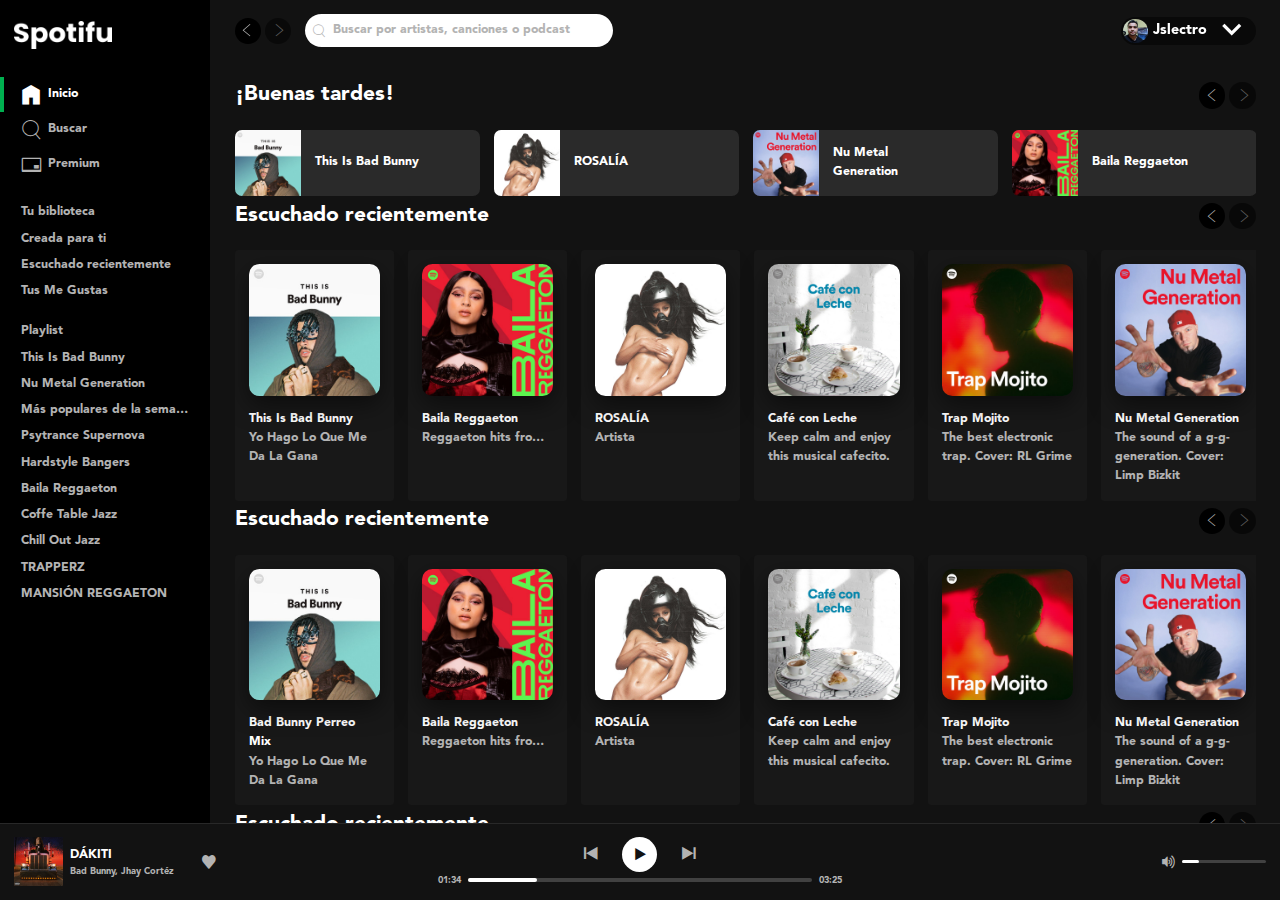
<file: index.html>
<!DOCTYPE html>
<html lang="es">

<head>
    <meta charset="UTF-8">
    <meta http-equiv="X-UA-Compatible" content="IE=edge">
    <meta name="viewport" content="width=device-width, initial-scale=1.0">
    <link rel="stylesheet" href="./css/style.css">
    <meta property="og:title" content="Spotifu" />
    <meta property="og:type" content="website" />
    <meta property="og:url" content="https://jslectro93.github.io/spotifu/" />
    <meta property="og:image" og:image:width="520" content="https://jslectro93.github.io/spotifu/images/tumb.png" />
    <meta property="og:description" content="La mejor plataforma de música streaming" />
    <link rel="apple-touch-icon" sizes="180x180" href="./favicon/apple-touch-icon.png">
    <link rel="icon" type="image/png" sizes="32x32" href="./favicon/favicon-32x32.png">
    <link rel="icon" type="image/png" sizes="16x16" href="./favicon/favicon-16x16.png">
    <link rel="manifest" href="./favicon/site.webmanifest">
    <title>Spotifu</title>
</head>

<body class="body">

    <div class="layout">
        <div class="layout-block">
            <div class="layout-sidebar">
                <div class="sidebar">
                    <header class="logo">
                        <a href="/" aria-current="page">
                            <img class="logo-image" src="./images/spotifu-logo.png" width="122px" height="32px"
                                alt="Logo de Spotifu">
                        </a>
                    </header>

                    <nav class="menu" aria-label="principal">
                        <ul class="menu-list">
                            <li class="menuItem is-active">
                                <a class="link" href="/" aria-current="page">
                                    <i class="icon-home" aria-hidden="true">
                                    </i>
                                    <span>Inicio</span>
                                </a>
                            </li>
                            <li class="menuItem">
                                <a class="link" href="/">
                                    <i class="icon-search" aria-hidden="true">
                                    </i>
                                    <span>Buscar</span>
                                </a>
                            </li>
                            <li class="menuItem">
                                <a class="link" href="/">
                                    <i class="icon-creditCard" aria-hidden="true">
                                    </i>
                                    <span>Premium</span>
                                </a>
                            </li>

                        </ul>
                    </nav>

                    <nav class="list" aria-labelledby="library-navigation">
                        <h2 class="list-title" id="library-navigation">Tu biblioteca</h2>
                        <ul class="list-content">
                            <li class="list-item">
                                <a class="link" href="">Creada para ti</a>
                            </li>
                            <li>
                                <a class="link" href="">Escuchado recientemente</a>
                            </li>
                            <li>
                                <a class="link" href="">Tus Me Gustas</a>
                            </li>
                        </ul>
                    </nav>

                    <nav class="list" aria-labelledby="playlist-navigation">
                        <h2 class="list-title" id="playlist-navigation">Playlist</h2>
                        <ul class="list-content">
                            <li class="list-item"> <a class="link" href="./playlist.html">This Is Bad Bunny</a></li>
                            <li class="list-item"> <a class="link" href="#">Nu Metal Generation</a></li>
                            <li class="list-item">
                                <span class="ellipsis">
                                    <a class="link" href="#">Más populares de la semana para ti que eres una pro</a>
                                </span>
                            </li>
                            <li class="list-item"> <a class="link" href="#">Psytrance Supernova</a></li>
                            <li class="list-item"> <a class="link" href="#">Hardstyle Bangers</a></li>
                            <li class="list-item"> <a class="link" href="#">Baila Reggaeton</a></li>
                            <li class="list-item"> <a class="link" href="#">Coffe Table Jazz</a></li>
                            <li class="list-item"> <a class="link" href="#">Chill Out Jazz</a></li>
                            <li class="list-item"> <a class="link" href="#">TRAPPERZ</a></li>
                            <li class="list-item"> <a class="link" href="#">MANSIÓN REGGAETON</a></li>

                        </ul>
                    </nav>
                </div>
            </div>
            <div class="layout-main">
                <div class="page">
                    <div class="sticky">
                        <div class="page-block">
                            <header class="header" aria-label="Barra superior y menú del usuario">
                                <div class="navigation">
                                    <button class="navigation-prev" caria-label="volver" title="Volver"> <i
                                            class="icon-arrowLeft" aria-hidden="true"></i> </button>
                                    <button class="navigation-next" disabled aria-label="Avanzar" title="Avanzar"> 
                                        <i class="icon-arrowRight" aria-hidden="true"></i> </button>
                                </div>

                                <form class="search" action="" role="search"
                                    aria-label="Buscar por artistas, canciones o podcast">
                                    <i class="icon-search" aria-hidden="true">
                                    </i>
                                    <input type="search" placeholder="Buscar por artistas, canciones o podcast">
                                </form>

                                <div class="headerProfile">
                                    <div class="headerProfile-image">
                                        <img src="./images/profile.jpg" width="28" height="28"
                                            alt="Imagen de perfil">
                                    </div>
                                    <div class="headerProfile-details">
                                        <div class="headerProfile-detailsName">
                                            <h3 class="detailsName">Jslectro</h3>
                                        </div>
                                        <div class="headerProfile-button">
                                            <button class="buttonIcon" title="Desplegar">
                                                <i class="icon-arrowDown" aria-hidden="true"></i>
                                            </button>
                                        </div>
                                    </div>
                                </div>
                            </header>
                        </div>
                    </div>
                    <main class="page-block">
                        <section class="playlistList" aria-labelledby="region1">
                            <div class="playlistList-top">
                                <h2 class="playlistList-title" id="region1">¡Buenas tardes!</h2>
                                <div class="navigation">
                                    <button class="navigation-prev" caria-label="volver" title="Volver"> <i
                                            class="icon-arrowLeft" aria-hidden="true"></i> </button>
                                    <button class="navigation-next" disabled aria-label="Avanzar" title="Avanzar"> <i
                                            class="icon-arrowRight" aria-hidden="true"></i> </button>
                                </div>
                            </div>
                            <div class="playlistList-container">
                                <div class="playlistB">
                                    <div class="playlistB-cover">
                                        <img src="./images/badbunny-perreo-mix.jpg" width="76" height="76"
                                            alt="Cover de la playlist Bad Bunny Perreo Mix">
                                    </div>
                                    <div class="playlistB-details">
                                        <h3 class="playlistB-title">This Is Bad Bunny</h3>
                                        <div class="playlistB-control">
                                            <a href="./playlist.html">
                                            <button class="buttonIcon is-primary" title="Reproducir">
                                                    <i class="icon-play" aria-hidden="true"></i>
                                                </button>
                                            </a>
                                        </div>
                                    </div>
                                </div>
                                <div class="playlistB">
                                    <div class="playlistB-cover">
                                        <img src="./images/rosalia.jpg" width="76" height="76" alt="Cover de Rosalía">
                                    </div>
                                    <div class="playlistB-details">
                                        <h3 class="playlistB-title">ROSALÍA</h3>
                                        <div class="playlistB-control">
                                            <button class="buttonIcon is-primary" title="Reproducir">
                                                <i class="icon-play" aria-hidden="true"></i>
                                            </button>
                                        </div>
                                    </div>
                                </div>

                                <div class="playlistB">
                                    <div class="playlistB-cover">
                                        <img src="./images/nu-meta-generation.jpg" width="76" height="76"
                                            alt="Cover del playlist Nu Metal Generation">
                                    </div>
                                    <div class="playlistB-details">
                                        <h3 class="playlistB-title">Nu Metal Generation</h3>
                                        <div class="playlistB-control">
                                            <button class="buttonIcon is-primary" title="Reproducir">
                                                <i class="icon-play" aria-hidden="true"></i>
                                            </button>
                                        </div>
                                    </div>
                                </div>
                                <div class="playlistB">
                                    <div class="playlistB-cover">
                                        <img src="./images/baila-reggaeton.jpg" width="76" height="76"
                                            alt="Cover del playlist Baila Reggaeton">
                                    </div>
                                    <div class="playlistB-details">
                                        <h3 class="playlistB-title">Baila Reggaeton</h3>
                                        <div class="playlistB-control">
                                            <button class="buttonIcon is-primary" title="Reproducir">
                                                <i class="icon-play" aria-hidden="true"></i>
                                            </button>
                                        </div>
                                    </div>
                                </div>
                                <div class="playlistB">
                                    <div class="playlistB-cover">
                                        <img src="./images/coffe-table-jazz.jpg" width="76" height="76"
                                            alt="Cover de la playlist coffe table jazz">
                                    </div>
                                    <div class="playlistB-details">
                                        <h3 class="playlistB-title">Coffe Table Jazz</h3>
                                        <div class="playlistB-control">
                                            <button class="buttonIcon is-primary" title="Reproducir">
                                                <i class="icon-play" aria-hidden="true"></i>
                                            </button>
                                        </div>
                                    </div>
                                </div>
                                <div class="playlistB">
                                    <div class="playlistB-cover">
                                        <img src="./images/chill-out-jazz.jpg" width="76" height="76"
                                            alt="Cover de la playlist Chill Out Jazz">
                                    </div>
                                    <div class="playlistB-details">
                                        <h3 class="playlistB-title">Chill Out Jazz</h3>
                                        <div class="playlistB-control">
                                            <button class="buttonIcon is-primary" title="Reproducir">
                                                <i class="icon-play" aria-hidden="true"></i>
                                            </button>
                                        </div>
                                    </div>
                                </div>
                                <div class="playlistB">
                                    <div class="playlistB-cover">
                                        <img src="./images/viceversa.jpg" width="76" height="76"
                                            alt="Cover del álbum Viceversa">
                                    </div>
                                    <div class="playlistB-details">
                                        <h3 class="playlistB-title">VICE VERSA</h3>
                                        <div class="playlistB-control">
                                            <button class="buttonIcon is-primary"
                                                title="Reproducir el playlist Naturo Openings & Endings">
                                                <i class="icon-play" aria-hidden="true"></i>
                                            </button>
                                        </div>
                                    </div>
                                </div>
                                <div class="playlistB">
                                    <div class="playlistB-cover">
                                        <img src="./images/trap-mojito.jpg" width="76" height="76"
                                            alt="Cover de la playlist Trap Mojito">
                                    </div>
                                    <div class="playlistB-details">
                                        <h3 class="playlistB-title">Trap Mojito</h3>
                                        <div class="playlistB-control">
                                            <button class="buttonIcon is-primary" title="Reproducir">
                                                <i class="icon-play" aria-hidden="true"></i>
                                            </button>
                                        </div>
                                    </div>
                                </div>
                                <div class="playlistB">
                                    <div class="playlistB-cover">
                                        <img src="./images/rock-solid.jpg" width="76" height="76"
                                            alt="Cover de la playlist Rock Solid">
                                    </div>
                                    <div class="playlistB-details">
                                        <h3 class="playlistB-title">Rock Solid</h3>
                                        <div class="playlistB-control">
                                            <button class="buttonIcon is-primary" title="Reproducir">
                                                <i class="icon-play" aria-hidden="true"></i>
                                            </button>
                                        </div>
                                    </div>
                                </div>
                                <div class="playlistB">
                                    <div class="playlistB-cover">
                                        <img src="./images/cafe-con-leche.jpg" width="76" height="76"
                                            alt="Cover de la playlist café con leche">
                                    </div>
                                    <div class="playlistB-details">
                                        <h3 class="playlistB-title">Café con Leche</h3>
                                        <div class="playlistB-control">
                                            <button class="buttonIcon is-primary"
                                                title="Reproducir el playlist Café Con Leche">
                                                <i class="icon-play" aria-hidden="true"></i>
                                            </button>
                                        </div>
                                    </div>
                                </div>

                            </div>
                        </section>
                        <section class="playlistList" aria-labelledby="region2">
                            <div class="playlistList-top">
                                <h2 class="playlistList-title" id="region2">Escuchado recientemente</h2>
                                <div class="navigation">
                                    <button class="navigation-prev" caria-label="volver" title="Volver"> <i
                                            class="icon-arrowLeft" aria-hidden="true"></i> </button>
                                    <button class="navigation-next" disabled aria-label="Avanzar" title="Avanzar"> <i
                                            class="icon-arrowRight" aria-hidden="true"></i> </button>
                                </div>
                            </div>
                            <div class="playlistList-container">
                                <div class="playlistA">
                                        <div class="playlistA-cover">
                                            <img src="./images/badbunny-perreo-mix.jpg" width="150" height="150"
                                            alt="Cover de la playlist Bad Bunny Perreo Mix">
                                            <a class="playlistList-link" href="./playlist.html">
                                            <button class="buttonIcon is-primary" aria-label="Reproducir"
                                                title="Reproducir">
                                                <i class="icon-play" aria-hidden="true"></i>
                                            </button>
                                        </a>
                                        </div>
                                        <h3 class="playlistA-title">This Is Bad Bunny</h3>
                                        <h4 class="playlistA-description">Yo Hago Lo Que Me Da La Gana</h4>
                                    </div>
                                <div class="playlistA">
                                    <div class="playlistA-cover">
                                        <img src="./images/baila-reggaeton.jpg" width="150" height="150"
                                            alt="Cover de la playlist Baila Reggaeton">
                                        <button class="buttonIcon is-primary" aria-label="Reproducir"
                                            title="Reproducir">
                                            <i class="icon-play" aria-hidden="true"></i>
                                        </button>
                                    </div>
                                    <h3 class="playlistA-title">Baila Reggaeton</h3>
                                    <span class="ellipsis">
                                        <h4 class="playlistA-description">Reggaeton hits from vf7, Karol G, Bad Bunny
                                            and more!</h4>
                                    </span>
                                </div>
                                <div class="playlistA">
                                    <div class="playlistA-cover">
                                            <img src="./images/rosalia.jpg" width="150" height="150"
                                                alt="Cover de Rosalía">
                                        <button class="buttonIcon is-primary" aria-label="Reproducir"
                                            title="Reproducir">
                                            <i class="icon-play" aria-hidden="true"></i>
                                        </button>
                                    </div>
                                    <h3 class="playlistA-title">ROSALÍA</h3>
                                    <h4 class="playlistA-description">Artista</h4>
                                </div>
                                <div class="playlistA">
                                    <div class="playlistA-cover">
                                        <img src="./images/cafe-con-leche.jpg" width="150" height="150"
                                            alt="Cover de la playlist Café con Leche">
                                        <button class="buttonIcon is-primary" aria-label="Reproducir"
                                            title="Reproducir">
                                            <i class="icon-play" aria-hidden="true"></i>
                                        </button>
                                    </div>
                                    <h3 class="playlistA-title">Café con Leche</h3>
                                    <h4 class="playlistA-description">Keep calm and enjoy this musical cafecito.</h4>
                                </div>

                                <div class="playlistA">
                                    <div class="playlistA-cover">
                                        <img src="./images/trap-mojito.jpg" width="150" height="150"
                                            alt="Cover de la playlist Trap Mojito">
                                        <button class="buttonIcon is-primary" aria-label="Reproducir"
                                            title="Reproducir">
                                            <i class="icon-play" aria-hidden="true"></i>
                                        </button>
                                    </div>
                                    <h3 class="playlistA-title">Trap Mojito</h3>
                                    <h4 class="playlistA-description">The best electronic trap. Cover: RL Grime</h4>
                                </div>

                                <div class="playlistA">
                                    <div class="playlistA-cover">
                                        <img src="./images/nu-meta-generation.jpg" width="150" height="150"
                                            alt="Cover de la playlist Nu Metal Generation">
                                        <button class="buttonIcon is-primary" aria-label="Reproducir"
                                            title="Reproducir">
                                            <i class="icon-play" aria-hidden="true"></i>
                                        </button>
                                    </div>
                                    <h3 class="playlistA-title">Nu Metal Generation</h3>
                                    <h4 class="playlistA-description">The sound of a g-g-generation. Cover: Limp Bizkit
                                    </h4>
                                </div>

                                <div class="playlistA">
                                    <div class="playlistA-cover">
                                        <img src="./images/rock-solid.jpg" width="150" height="150"
                                            alt="Cover de la playlist Rock Solid">
                                        <button class="buttonIcon is-primary" aria-label="Reproducir"
                                            title="Reproducir">
                                            <i class="icon-play" aria-hidden="true"></i>
                                        </button>
                                    </div>
                                    <h3 class="playlistA-title">Rock Solid</h3>
                                    <span class="ellipsis">
                                        <h4 class="playlistA-description">New classics and essential cuts from all your
                                            favorite
                                            rock bands.</h4>
                                    </span>
                                </div>

                                <div class="playlistA">
                                    <div class="playlistA-cover">
                                        <img src="./images/chill-out-jazz.jpg" width="150" height="150"
                                            alt="Cover de la playlist Anime Hits">
                                        <button class="buttonIcon is-primary" aria-label="Reproducir"
                                            title="Reproducir">
                                            <i class="icon-play" aria-hidden="true"></i>
                                        </button>
                                    </div>
                                    <h3 class="playlistA-title">Chiil Out Jazz</h3>
                                    <h4 class="playlistA-description">Jazzy sounds for relaxing and unwinding</h4>
                                </div>

                                <div class="playlistA">
                                    <div class="playlistA-cover">
                                        <img src="./images/coffe-table-jazz.jpg" width="150" height="150"
                                            alt="Cover de la playlist Anime Hits">
                                        <button class="buttonIcon is-primary" aria-label="Reproducir"
                                            title="Reproducir">
                                            <i class="icon-play" aria-hidden="true"></i>
                                        </button>
                                    </div>
                                    <h3 class="playlistA-title">Coffe Table Jazz</h3>
                                    <h4 class="playlistA-description">Relaxing to the sound of jazz</h4>
                                </div>
                        </section>
                        <section class="playlistList" aria-labelledby="region3">
                            <div class="playlistList-top">
                                <h2 class="playlistList-title" id="region3">Escuchado recientemente</h2>
                                <div class="navigation">
                                    <button class="navigation-prev" caria-label="volver" title="Volver"> <i
                                            class="icon-arrowLeft" aria-hidden="true"></i> </button>
                                    <button class="navigation-next" disabled aria-label="Avanzar" title="Avanzar"> <i
                                            class="icon-arrowRight" aria-hidden="true"></i> </button>
                                </div>
                            </div>
                            <div class="playlistList-container">
                                <div class="playlistA">
                                    <div class="playlistA-cover">
                                        <img src="./images/badbunny-perreo-mix.jpg" width="150" height="150"
                                            alt="Cover de la playlist Bad Bunny Perreo Mix">
                                        <button class="buttonIcon is-primary" aria-label="Reproducir"
                                            title="Reproducir">
                                            <i class="icon-play" aria-hidden="true"></i>
                                        </button>
                                    </div>
                                    <h3 class="playlistA-title">Bad Bunny Perreo Mix</h3>
                                    <h4 class="playlistA-description">Yo Hago Lo Que Me Da La Gana</h4>
                                </div>
                                <div class="playlistA">
                                    <div class="playlistA-cover">
                                        <img src="./images/baila-reggaeton.jpg" width="150" height="150"
                                            alt="Cover de la playlist Baila Reggaeton">
                                        <button class="buttonIcon is-primary" aria-label="Reproducir"
                                            title="Reproducir">
                                            <i class="icon-play" aria-hidden="true"></i>
                                        </button>
                                    </div>
                                    <h3 class="playlistA-title">Baila Reggaeton</h3>
                                    <span class="ellipsis">
                                        <h4 class="playlistA-description">Reggaeton hits from vf7, Karol G, Bad Bunny
                                            and more!</h4>
                                    </span>
                                </div>
                                <div class="playlistA">
                                    <div class="playlistA-cover">
                                        <div class="artist">
                                            <img src="./images/rosalia.jpg" width="150" height="150"
                                                alt="Cover de Rosalía">
                                        </div>
                                        <button class="buttonIcon is-primary" aria-label="Reproducir"
                                            title="Reproducir">
                                            <i class="icon-play" aria-hidden="true"></i>
                                        </button>
                                    </div>
                                    <h3 class="playlistA-title">ROSALÍA</h3>
                                    <h4 class="playlistA-description">Artista</h4>
                                </div>
                                <div class="playlistA">
                                    <div class="playlistA-cover">
                                        <img src="./images/cafe-con-leche.jpg" width="150" height="150"
                                            alt="Cover de la playlist Café con Leche">
                                        <button class="buttonIcon is-primary" aria-label="Reproducir"
                                            title="Reproducir">
                                            <i class="icon-play" aria-hidden="true"></i>
                                        </button>
                                    </div>
                                    <h3 class="playlistA-title">Café con Leche</h3>
                                    <h4 class="playlistA-description">Keep calm and enjoy this musical cafecito.</h4>
                                </div>

                                <div class="playlistA">
                                    <div class="playlistA-cover">
                                        <img src="./images/trap-mojito.jpg" width="150" height="150"
                                            alt="Cover de la playlist Trap Mojito">
                                        <button class="buttonIcon is-primary" aria-label="Reproducir"
                                            title="Reproducir">
                                            <i class="icon-play" aria-hidden="true"></i>
                                        </button>
                                    </div>
                                    <h3 class="playlistA-title">Trap Mojito</h3>
                                    <h4 class="playlistA-description">The best electronic trap. Cover: RL Grime</h4>
                                </div>

                                <div class="playlistA">
                                    <div class="playlistA-cover">
                                        <img src="./images/nu-meta-generation.jpg" width="150" height="150"
                                            alt="Cover de la playlist Nu Metal Generation">
                                        <button class="buttonIcon is-primary" aria-label="Reproducir"
                                            title="Reproducir">
                                            <i class="icon-play" aria-hidden="true"></i>
                                        </button>
                                    </div>
                                    <h3 class="playlistA-title">Nu Metal Generation</h3>
                                    <h4 class="playlistA-description">The sound of a g-g-generation. Cover: Limp Bizkit
                                    </h4>
                                </div>

                                <div class="playlistA">
                                    <div class="playlistA-cover">
                                        <img src="./images/rock-solid.jpg" width="150" height="150"
                                            alt="Cover de la playlist Rock Solid">
                                        <button class="buttonIcon is-primary" aria-label="Reproducir"
                                            title="Reproducir">
                                            <i class="icon-play" aria-hidden="true"></i>
                                        </button>
                                    </div>
                                    <h3 class="playlistA-title">Rock Solid</h3>
                                    <span class="ellipsis">
                                        <h4 class="playlistA-description">New classics and essential cuts from all your
                                            favorite
                                            rock bands.</h4>
                                    </span>
                                </div>

                                <div class="playlistA">
                                    <div class="playlistA-cover">
                                        <img src="./images/chill-out-jazz.jpg" width="150" height="150"
                                            alt="Cover de la playlist Anime Hits">
                                        <button class="buttonIcon is-primary" aria-label="Reproducir"
                                            title="Reproducir">
                                            <i class="icon-play" aria-hidden="true"></i>
                                        </button>
                                    </div>
                                    <h3 class="playlistA-title">Chiil Out Jazz</h3>
                                    <h4 class="playlistA-description">Jazzy sounds for relaxing and unwinding</h4>
                                </div>

                                <div class="playlistA">
                                    <div class="playlistA-cover">
                                        <img src="./images/coffe-table-jazz.jpg" width="150" height="150"
                                            alt="Cover de la playlist Anime Hits">
                                        <button class="buttonIcon is-primary" aria-label="Reproducir"
                                            title="Reproducir">
                                            <i class="icon-play" aria-hidden="true"></i>
                                        </button>
                                    </div>
                                    <h3 class="playlistA-title">Coffe Table Jazz</h3>
                                    <h4 class="playlistA-description">Relaxing to the sound of jazz</h4>
                                </div>
                        </section>
                        <section class="playlistList" aria-labelledby="region4">
                            <div class="playlistList-top">
                                <h2 class="playlistList-title" id="region4">Escuchado recientemente</h2>
                                <div class="navigation">
                                    <button class="navigation-prev" caria-label="volver" title="Volver"> <i
                                            class="icon-arrowLeft" aria-hidden="true"></i> </button>
                                    <button class="navigation-next" disabled aria-label="Avanzar" title="Avanzar"> <i
                                            class="icon-arrowRight" aria-hidden="true"></i> </button>
                                </div>
                            </div>

                            <div class="playlistList-container">
                                <div class="playlistA">
                                    <div class="playlistA-cover">
                                        <img src="./images/badbunny-perreo-mix.jpg" width="150" height="150"
                                            alt="Cover de la playlist Bad Bunny Perreo Mix">
                                        <button class="buttonIcon is-primary" aria-label="Reproducir"
                                            title="Reproducir">
                                            <i class="icon-play" aria-hidden="true"></i>
                                        </button>
                                    </div>
                                    <h3 class="playlistA-title">Bad Bunny Perreo Mix</h3>
                                    <h4 class="playlistA-description">Yo Hago Lo Que Me Da La Gana</h4>
                                </div>
                                <div class="playlistA">
                                    <div class="playlistA-cover">
                                        <img src="./images/baila-reggaeton.jpg" width="150" height="150"
                                            alt="Cover de la playlist Baila Reggaeton">
                                        <button class="buttonIcon is-primary" aria-label="Reproducir"
                                            title="Reproducir">
                                            <i class="icon-play" aria-hidden="true"></i>
                                        </button>
                                    </div>
                                    <h3 class="playlistA-title">Baila Reggaeton</h3>
                                    <span class="ellipsis">
                                        <h4 class="playlistA-description">Reggaeton hits from vf7, Karol G, Bad Bunny
                                            and more!</h4>
                                    </span>
                                </div>
                                <div class="playlistA">
                                    <div class="playlistA-cover">
                                        <div class="artist">
                                            <img src="./images/rosalia.jpg" width="150" height="150"
                                                alt="Cover de Rosalía">
                                        </div>
                                        <button class="buttonIcon is-primary" aria-label="Reproducir"
                                            title="Reproducir">
                                            <i class="icon-play" aria-hidden="true"></i>
                                        </button>
                                    </div>
                                    <h3 class="playlistA-title">ROSALÍA</h3>
                                    <h4 class="playlistA-description">Artista</h4>
                                </div>
                                <div class="playlistA">
                                    <div class="playlistA-cover">
                                        <img src="./images/cafe-con-leche.jpg" width="150" height="150"
                                            alt="Cover de la playlist Café con Leche">
                                        <button class="buttonIcon is-primary" aria-label="Reproducir"
                                            title="Reproducir">
                                            <i class="icon-play" aria-hidden="true"></i>
                                        </button>
                                    </div>
                                    <h3 class="playlistA-title">Café con Leche</h3>
                                    <h4 class="playlistA-description">Keep calm and enjoy this musical cafecito.</h4>
                                </div>

                                <div class="playlistA">
                                    <div class="playlistA-cover">
                                        <img src="./images/trap-mojito.jpg" width="150" height="150"
                                            alt="Cover de la playlist Trap Mojito">
                                        <button class="buttonIcon is-primary" aria-label="Reproducir"
                                            title="Reproducir">
                                            <i class="icon-play" aria-hidden="true"></i>
                                        </button>
                                    </div>
                                    <h3 class="playlistA-title">Trap Mojito</h3>
                                    <h4 class="playlistA-description">The best electronic trap. Cover: RL Grime</h4>
                                </div>

                                <div class="playlistA">
                                    <div class="playlistA-cover">
                                        <img src="./images/nu-meta-generation.jpg" width="150" height="150"
                                            alt="Cover de la playlist Nu Metal Generation">
                                        <button class="buttonIcon is-primary" aria-label="Reproducir"
                                            title="Reproducir">
                                            <i class="icon-play" aria-hidden="true"></i>
                                        </button>
                                    </div>
                                    <h3 class="playlistA-title">Nu Metal Generation</h3>
                                    <h4 class="playlistA-description">The sound of a g-g-generation. Cover: Limp Bizkit
                                    </h4>
                                </div>

                                <div class="playlistA">
                                    <div class="playlistA-cover">
                                        <img src="./images/rock-solid.jpg" width="150" height="150"
                                            alt="Cover de la playlist Rock Solid">
                                        <button class="buttonIcon is-primary" aria-label="Reproducir"
                                            title="Reproducir">
                                            <i class="icon-play" aria-hidden="true"></i>
                                        </button>
                                    </div>
                                    <h3 class="playlistA-title">Rock Solid</h3>
                                    <span class="ellipsis">
                                        <h4 class="playlistA-description">New classics and essential cuts from all your
                                            favorite
                                            rock bands.</h4>
                                    </span>
                                </div>

                                <div class="playlistA">
                                    <div class="playlistA-cover">
                                        <img src="./images/chill-out-jazz.jpg" width="150" height="150"
                                            alt="Cover de la playlist Anime Hits">
                                        <button class="buttonIcon is-primary" aria-label="Reproducir"
                                            title="Reproducir">
                                            <i class="icon-play" aria-hidden="true"></i>
                                        </button>
                                    </div>
                                    <h3 class="playlistA-title">Chiil Out Jazz</h3>
                                    <h4 class="playlistA-description">Jazzy sounds for relaxing and unwinding</h4>
                                </div>

                                <div class="playlistA">
                                    <div class="playlistA-cover">
                                        <img src="./images/coffe-table-jazz.jpg" width="150" height="150"
                                            alt="Cover de la playlist Anime Hits">
                                        <button class="buttonIcon is-primary" aria-label="Reproducir"
                                            title="Reproducir">
                                            <i class="icon-play" aria-hidden="true"></i>
                                        </button>
                                    </div>
                                    <h3 class="playlistA-title">Coffe Table Jazz</h3>
                                    <h4 class="playlistA-description">Relaxing to the sound of jazz</h4>
                                </div>
                        </section>
                    </main>
                </div>
            </div>
        </div>
        <div class="layout-block">
            <footer class="layout-bottom">
                <div class="player">
                    <div class="player-nowPlaying">
                        <div class="nowPlaying">
                            <div class="nowPlaying-cover">
                                <img src="./images/EUTDM.jpg" width="56" height="56"
                                    alt="Portada de Dákiti"
                                    title="Portada de Dákiti">
                            </div>
                            <div class="nowPlaying-details">
                                <div class="nowPlaying-description">
                                    <a href="#song" class="nowPlaying-title">DÁKITI</a>
                                    <a href="#RADWIMPS" class="nowPlaying-artist">Bad Bunny, Jhay Cortéz</a>
                                </div>
                                <div class="nowPlaying-actions">
                                    <button class="player-control" role="switch" aria-checked="false"
                                        aria-label="Guardar en tu biblioteca" title="Guardar en tu biblioteca">
                                        <i class="icon-heart" aria-hidden="true"></i>
                                    </button>
                                </div>
                            </div>
                        </div>
                    </div>
                    <div class="player-playerControls">
                        <div class="playerControls">
                            <div class="playerControls-buttons" aria-label="Controles de reproducción">
                                <button class="buttonIcon" aria-label="Anterior" title="Anterior">
                                    <i class="icon-prev" aria-hidden="true">
                                    </i>
                                </button>
                                <button class="buttonIcon is-white" aria-label="Reproducir" title="Reproducir">
                                    <i class="icon-play" aria-hidden="true">
                                    </i>
                                </button>
                                <button class="buttonIcon" aria-label="Siguiente" title="Siguiente">
                                    <i class="icon-next" aria-hidden="true">
                                    </i>
                                </button>
                            </div>

                            <div class="playerPlayback">
                                <span class="playerPlayback-progressTime">01:34</span>
                                <div class="playerPlayback-slider">
                                    <div class="slider">
                                        <div class="slider-progress">
                                            <button class="slider-button"
                                                aria-label="controlar el progreso de la reproducción">
                                            </button>
                                        </div>
                                    </div>
                                </div>
                                <span class="playerPlayback-progressTime">03:25</span>
                            </div>

                        </div>
                    </div>
                    <div class="player-playerVolume">
                        <div class="playerVolume">
                            <button class="player-control" aria-label="Silenciar" aria-hidden="true"
                                aria-describedby="volume-icon">
                                <i class="icon-volumeUp" id="volume-icon" role="presentation" aria-label="volumen alto">
                                </i>
                            </button>
                            <div class="playerVolume-slider">
                                <div class="slider">
                                    <div class="slider-progress">
                                        <button class="slider-button"
                                            aria-label="controlar el progreso de la reproducción">
                                        </button>
                                    </div>
                                </div>
                            </div>
                        </div>
                    </div>
                </div>
            </footer>
        </div>
    </div>
</body>

</html>
</file>
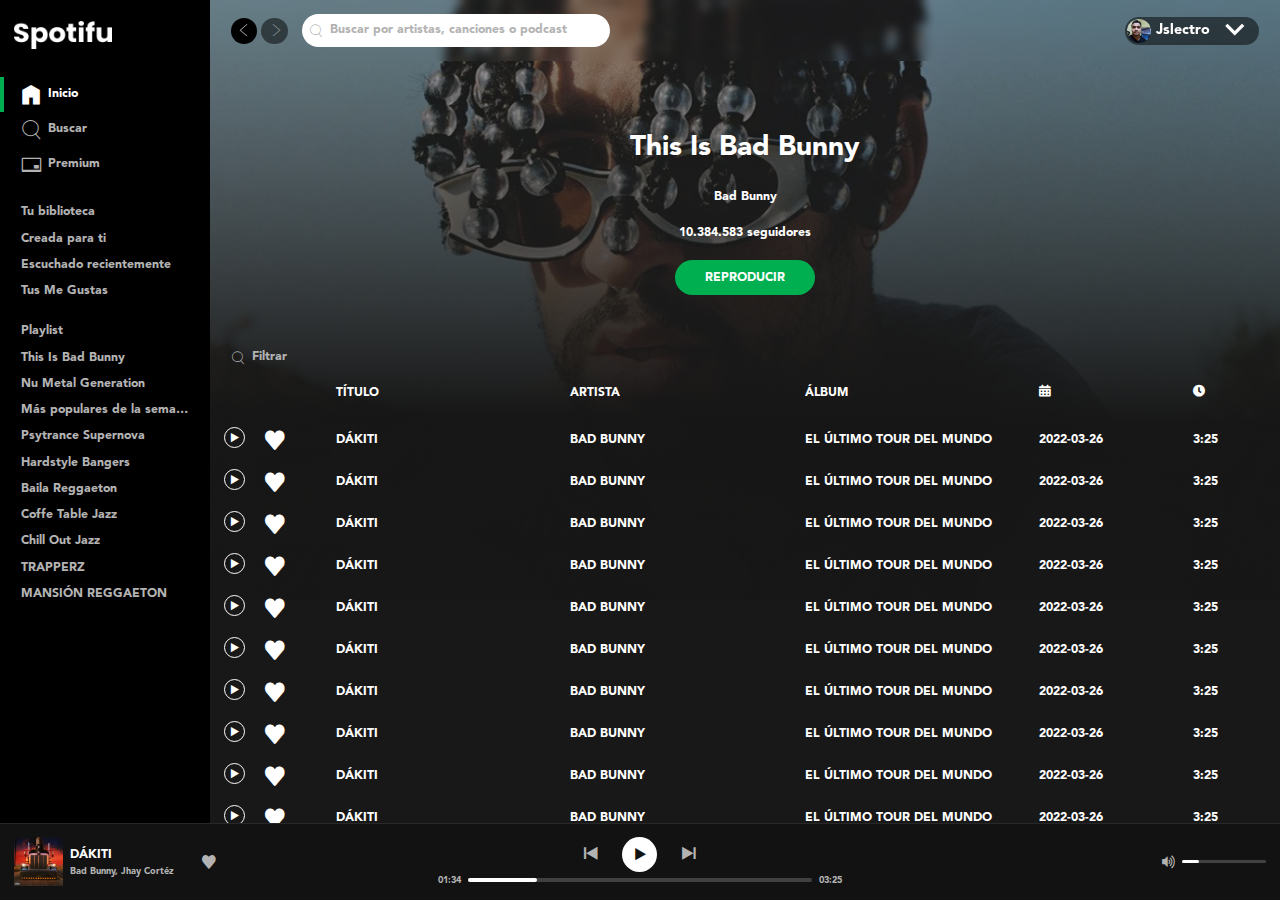
<file: playlist.html>
<!DOCTYPE html>
<html lang="es">

<head>
    <meta charset="UTF-8">
    <meta http-equiv="X-UA-Compatible" content="IE=edge">
    <meta name="viewport" content="width=device-width, initial-scale=1.0">
    <link rel="stylesheet" href="./css/style.css">
    <meta property="og:title" content="Spotifu" />
    <meta property="og:type" content="website" />
    <meta property="og:url" content="https://jslectro93.github.io/spotifu/" />
    <meta property="og:image" og:image:width="520" content="https://jslectro93.github.io/spotifu/images/tumb.png" />
    <meta property="og:description" content="La mejor plataforma de música streaming" />
    <link rel="apple-touch-icon" sizes="180x180" href="./favicon/apple-touch-icon.png">
    <link rel="icon" type="image/png" sizes="32x32" href="./favicon/favicon-32x32.png">
    <link rel="icon" type="image/png" sizes="16x16" href="./favicon/favicon-16x16.png">
    <link rel="manifest" href="./favicon/site.webmanifest">
    <title>Spotifu</title>
</head>

<body class="body">

    <div class="layout playlist">
        <div class="layout-block">
            <div class="layout-sidebar">
                <div class="sidebar">
                    <header class="logo">
                        <a href="/" aria-current="page">
                            <img class="logo-image" src="./images/spotifu-logo.png" width="122px" height="32px"
                                alt="Logo de Spotifu">
                        </a>
                    </header>

                    <nav class="menu" aria-label="principal">
                        <ul class="menu-list">
                            <li class="menuItem is-active">
                                <a class="link" href="/" aria-current="page">
                                    <i class="icon-home" aria-hidden="true">
                                    </i>
                                    <span>Inicio</span>
                                </a>
                            </li>
                            <li class="menuItem">
                                <a class="link" href="/">
                                    <i class="icon-search" aria-hidden="true">
                                    </i>
                                    <span>Buscar</span>
                                </a>
                            </li>
                            <li class="menuItem">
                                <a class="link" href="/">
                                    <i class="icon-creditCard" aria-hidden="true">
                                    </i>
                                    <span>Premium</span>
                                </a>
                            </li>

                        </ul>
                    </nav>

                    <nav class="list" aria-labelledby="library-navigation">
                        <h2 class="list-title" id="library-navigation">Tu biblioteca</h2>
                        <ul class="list-content">
                            <li class="list-item">
                                <a class="link" href="">Creada para ti</a>
                            </li>
                            <li>
                                <a class="link" href="">Escuchado recientemente</a>
                            </li>
                            <li>
                                <a class="link" href="">Tus Me Gustas</a>
                            </li>
                        </ul>
                    </nav>

                    <nav class="list" aria-labelledby="playlist-navigation">
                        <h2 class="list-title" id="playlist-navigation">Playlist</h2>
                        <ul class="list-content">
                            <li class="list-item"> <a class="link" href="#">This Is Bad Bunny</a></li>
                            <li class="list-item"> <a class="link" href="#">Nu Metal Generation</a></li>
                            <li class="list-item">
                                <span class="ellipsis">
                                    <a class="link" href="#">Más populares de la semana para ti que eres una pro</a>
                                </span>
                            </li>
                            <li class="list-item"> <a class="link" href="#">Psytrance Supernova</a></li>
                            <li class="list-item"> <a class="link" href="#">Hardstyle Bangers</a></li>
                            <li class="list-item"> <a class="link" href="#">Baila Reggaeton</a></li>
                            <li class="list-item"> <a class="link" href="#">Coffe Table Jazz</a></li>
                            <li class="list-item"> <a class="link" href="#">Chill Out Jazz</a></li>
                            <li class="list-item"> <a class="link" href="#">TRAPPERZ</a></li>
                            <li class="list-item"> <a class="link" href="#">MANSIÓN REGGAETON</a></li>

                        </ul>
                    </nav>
                </div>
            </div>
            <div class="layout-main">
                <div class="playlistPage">
                    <div class="sticky">
                        <div class="page-block">
                            <header class="header" aria-label="Barra superior y menú del usuario">
                                <div class="navigation">
                                    <a href="./index.html" class="navigationPrev">
                                        <button class="navigation-prev" caria-label="volver" title="Volver"> <i
                                                class="icon-arrowLeft" aria-hidden="true"></i> </button>
                                    </a>

                                    <button class="navigation-next" disabled aria-label="Avanzar" title="Avanzar">
                                        <i class="icon-arrowRight" aria-hidden="true"></i> </button>
                                </div>

                                <form class="search" action="" role="search"
                                    aria-label="Buscar por artistas, canciones o podcast">
                                    <i class="icon-search" aria-hidden="true">
                                    </i>
                                    <input type="search" placeholder="Buscar por artistas, canciones o podcast">
                                </form>

                                <div class="headerProfile">
                                    <div class="headerProfile-image">
                                        <img src="./images/profile.jpg" width="28" height="28" alt="Imagen de perfil">
                                    </div>
                                    <div class="headerProfile-details">
                                        <div class="headerProfile-detailsName">
                                            <h3 class="detailsName">Jslectro</h3>
                                        </div>
                                        <div class="headerProfile-button">
                                            <button class="buttonIcon" title="Desplegar">
                                                <i class="icon-arrowDown" aria-hidden="true"></i>
                                            </button>
                                        </div>
                                    </div>
                                </div>
                            </header>
                        </div>
                    </div>
                    <main class="page-block">
                        <div class="pageBlock-hero">
                            <div class="playlistHero">
                                <div class="wrapper">
                                    <div class="playlistHero-details">
                                        <h2 class="playlistHero-detailsName">This Is Bad Bunny</h2>
                                        <h3 class="playlistHero-detailsArtist">Bad Bunny</h3>
                                        <h4 class="playlistHero-detailsFollowers">10.384.583 seguidores</h4>
                                        <button class="buttonIcon is-primary">
                                            <p>REPRODUCIR</p>
                                        </button>
                                    </div>
                                </div>
                            </div>
                            <div class="playlistFilter">
                                <form class="search" action="" role="search" aria-label="Filtrar">
                                    <i class="icon-search" aria-hidden="true">
                                    </i>
                                    <input type="search" placeholder="Filtrar">
                                </form>
                            </div>
                        </div>
                        <div class="playlistSong">
                            <div class="playlistSong-titles">
                                <div>
                                </div>
                                <div class="playlistSong-titlesTitle">TÍTULO</div>
                                <div class="playlistSong-titlesArtist">ARTISTA</div>
                                <div class="playlistSon-titlesAlbum">ÁLBUM</div>
                                <div class="playlistSong-titlesDatatime">
                                    <div> <i class="icon-calendar"></i> </div>
                                    <div> <i class="icon-clock"></i></div>
                                </div>
                            </div>
                            <div class="playlistSong-song">
                                <div class="playlistSong-songActions">
                                    <div>
                                        <button class="buttonIcon is-white playlistIcon" aria-label="Reproducir"
                                            title="Reproducir">
                                            <i class="icon-play" aria-hidden="true">
                                            </i>
                                        </button>
                                    </div>
                                    <div>
                                        <button class="buttonIcon is-white playlistIconHeart" aria-label="Reproducir"
                                            title="Reproducir">
                                            <i class="icon-heart" aria-hidden="true">
                                            </i>
                                        </button>
                                    </div>

                                </div>
                                <div class="playlistSong-songTitle">DÁKITI</div>
                                <div class="playlistSong-songArtist">BAD BUNNY</div>
                                <div class="playlistSong-songAlbum">EL ÚLTIMO TOUR DEL MUNDO</div>
                                <div class="playlistSong-songDatatime">
                                    <div>2022-03-26</div>
                                    <div>3:25</div>
                                </div>
                            </div>
                            <div class="playlistSong-song">
                                <div class="playlistSong-songActions">
                                    <div>
                                        <button class="buttonIcon is-white playlistIcon" aria-label="Reproducir"
                                            title="Reproducir">
                                            <i class="icon-play" aria-hidden="true">
                                            </i>
                                        </button>
                                    </div>
                                    <div>
                                        <button class="buttonIcon is-white playlistIconHeart" aria-label="Reproducir"
                                            title="Reproducir">
                                            <i class="icon-heart" aria-hidden="true">
                                            </i>
                                        </button>
                                    </div>

                                </div>
                                <div class="playlistSong-songTitle">DÁKITI</div>
                                <div class="playlistSong-songArtist">BAD BUNNY</div>
                                <div class="playlistSong-songAlbum">EL ÚLTIMO TOUR DEL MUNDO</div>
                                <div class="playlistSong-songDatatime">
                                    <div>2022-03-26</div>
                                    <div>3:25</div>
                                </div>
                            </div>
                            <div class="playlistSong-song">
                                <div class="playlistSong-songActions">
                                    <div>
                                        <button class="buttonIcon is-white playlistIcon" aria-label="Reproducir"
                                            title="Reproducir">
                                            <i class="icon-play" aria-hidden="true">
                                            </i>
                                        </button>
                                    </div>
                                    <div>
                                        <button class="buttonIcon is-white playlistIconHeart" aria-label="Reproducir"
                                            title="Reproducir">
                                            <i class="icon-heart" aria-hidden="true">
                                            </i>
                                        </button>
                                    </div>

                                </div>
                                <div class="playlistSong-songTitle">DÁKITI</div>
                                <div class="playlistSong-songArtist">BAD BUNNY</div>
                                <div class="playlistSong-songAlbum">EL ÚLTIMO TOUR DEL MUNDO</div>
                                <div class="playlistSong-songDatatime">
                                    <div>2022-03-26</div>
                                    <div>3:25</div>
                                </div>
                            </div>
                            <div class="playlistSong-song">
                                <div class="playlistSong-songActions">
                                    <div>
                                        <button class="buttonIcon is-white playlistIcon" aria-label="Reproducir"
                                            title="Reproducir">
                                            <i class="icon-play" aria-hidden="true">
                                            </i>
                                        </button>
                                    </div>
                                    <div>
                                        <button class="buttonIcon is-white playlistIconHeart" aria-label="Reproducir"
                                            title="Reproducir">
                                            <i class="icon-heart" aria-hidden="true">
                                            </i>
                                        </button>
                                    </div>

                                </div>
                                <div class="playlistSong-songTitle">DÁKITI</div>
                                <div class="playlistSong-songArtist">BAD BUNNY</div>
                                <div class="playlistSong-songAlbum">EL ÚLTIMO TOUR DEL MUNDO</div>
                                <div class="playlistSong-songDatatime">
                                    <div>2022-03-26</div>
                                    <div>3:25</div>
                                </div>
                            </div>
                            <div class="playlistSong-song">
                                <div class="playlistSong-songActions">
                                    <div>
                                        <button class="buttonIcon is-white playlistIcon" aria-label="Reproducir"
                                            title="Reproducir">
                                            <i class="icon-play" aria-hidden="true">
                                            </i>
                                        </button>
                                    </div>
                                    <div>
                                        <button class="buttonIcon is-white playlistIconHeart" aria-label="Reproducir"
                                            title="Reproducir">
                                            <i class="icon-heart" aria-hidden="true">
                                            </i>
                                        </button>
                                    </div>

                                </div>
                                <div class="playlistSong-songTitle">DÁKITI</div>
                                <div class="playlistSong-songArtist">BAD BUNNY</div>
                                <div class="playlistSong-songAlbum">EL ÚLTIMO TOUR DEL MUNDO</div>
                                <div class="playlistSong-songDatatime">
                                    <div>2022-03-26</div>
                                    <div>3:25</div>
                                </div>
                            </div>
                            <div class="playlistSong-song">
                                <div class="playlistSong-songActions">
                                    <div>
                                        <button class="buttonIcon is-white playlistIcon" aria-label="Reproducir"
                                            title="Reproducir">
                                            <i class="icon-play" aria-hidden="true">
                                            </i>
                                        </button>
                                    </div>
                                    <div>
                                        <button class="buttonIcon is-white playlistIconHeart" aria-label="Reproducir"
                                            title="Reproducir">
                                            <i class="icon-heart" aria-hidden="true">
                                            </i>
                                        </button>
                                    </div>

                                </div>
                                <div class="playlistSong-songTitle">DÁKITI</div>
                                <div class="playlistSong-songArtist">BAD BUNNY</div>
                                <div class="playlistSong-songAlbum">EL ÚLTIMO TOUR DEL MUNDO</div>
                                <div class="playlistSong-songDatatime">
                                    <div>2022-03-26</div>
                                    <div>3:25</div>
                                </div>
                            </div>
                            <div class="playlistSong-song">
                                <div class="playlistSong-songActions">
                                    <div>
                                        <button class="buttonIcon is-white playlistIcon" aria-label="Reproducir"
                                            title="Reproducir">
                                            <i class="icon-play" aria-hidden="true">
                                            </i>
                                        </button>
                                    </div>
                                    <div>
                                        <button class="buttonIcon is-white playlistIconHeart" aria-label="Reproducir"
                                            title="Reproducir">
                                            <i class="icon-heart" aria-hidden="true">
                                            </i>
                                        </button>
                                    </div>

                                </div>
                                <div class="playlistSong-songTitle">DÁKITI</div>
                                <div class="playlistSong-songArtist">BAD BUNNY</div>
                                <div class="playlistSong-songAlbum">EL ÚLTIMO TOUR DEL MUNDO</div>
                                <div class="playlistSong-songDatatime">
                                    <div>2022-03-26</div>
                                    <div>3:25</div>
                                </div>
                            </div>
                            <div class="playlistSong-song">
                                <div class="playlistSong-songActions">
                                    <div>
                                        <button class="buttonIcon is-white playlistIcon" aria-label="Reproducir"
                                            title="Reproducir">
                                            <i class="icon-play" aria-hidden="true">
                                            </i>
                                        </button>
                                    </div>
                                    <div>
                                        <button class="buttonIcon is-white playlistIconHeart" aria-label="Reproducir"
                                            title="Reproducir">
                                            <i class="icon-heart" aria-hidden="true">
                                            </i>
                                        </button>
                                    </div>

                                </div>
                                <div class="playlistSong-songTitle">DÁKITI</div>
                                <div class="playlistSong-songArtist">BAD BUNNY</div>
                                <div class="playlistSong-songAlbum">EL ÚLTIMO TOUR DEL MUNDO</div>
                                <div class="playlistSong-songDatatime">
                                    <div>2022-03-26</div>
                                    <div>3:25</div>
                                </div>
                            </div>
                            <div class="playlistSong-song">
                                <div class="playlistSong-songActions">
                                    <div>
                                        <button class="buttonIcon is-white playlistIcon" aria-label="Reproducir"
                                            title="Reproducir">
                                            <i class="icon-play" aria-hidden="true">
                                            </i>
                                        </button>
                                    </div>
                                    <div>
                                        <button class="buttonIcon is-white playlistIconHeart" aria-label="Reproducir"
                                            title="Reproducir">
                                            <i class="icon-heart" aria-hidden="true">
                                            </i>
                                        </button>
                                    </div>

                                </div>
                                <div class="playlistSong-songTitle">DÁKITI</div>
                                <div class="playlistSong-songArtist">BAD BUNNY</div>
                                <div class="playlistSong-songAlbum">EL ÚLTIMO TOUR DEL MUNDO</div>
                                <div class="playlistSong-songDatatime">
                                    <div>2022-03-26</div>
                                    <div>3:25</div>
                                </div>
                            </div>
                            <div class="playlistSong-song">
                                <div class="playlistSong-songActions">
                                    <div>
                                        <button class="buttonIcon is-white playlistIcon" aria-label="Reproducir"
                                            title="Reproducir">
                                            <i class="icon-play" aria-hidden="true">
                                            </i>
                                        </button>
                                    </div>
                                    <div>
                                        <button class="buttonIcon is-white playlistIconHeart" aria-label="Reproducir"
                                            title="Reproducir">
                                            <i class="icon-heart" aria-hidden="true">
                                            </i>
                                        </button>
                                    </div>

                                </div>
                                <div class="playlistSong-songTitle">DÁKITI</div>
                                <div class="playlistSong-songArtist">BAD BUNNY</div>
                                <div class="playlistSong-songAlbum">EL ÚLTIMO TOUR DEL MUNDO</div>
                                <div class="playlistSong-songDatatime">
                                    <div>2022-03-26</div>
                                    <div>3:25</div>
                                </div>
                            </div>
                            <div class="playlistSong-song">
                                <div class="playlistSong-songActions">
                                    <div>
                                        <button class="buttonIcon is-white playlistIcon" aria-label="Reproducir"
                                            title="Reproducir">
                                            <i class="icon-play" aria-hidden="true">
                                            </i>
                                        </button>
                                    </div>
                                    <div>
                                        <button class="buttonIcon is-white playlistIconHeart" aria-label="Reproducir"
                                            title="Reproducir">
                                            <i class="icon-heart" aria-hidden="true">
                                            </i>
                                        </button>
                                    </div>

                                </div>
                                <div class="playlistSong-songTitle">DÁKITI</div>
                                <div class="playlistSong-songArtist">BAD BUNNY</div>
                                <div class="playlistSong-songAlbum">EL ÚLTIMO TOUR DEL MUNDO</div>
                                <div class="playlistSong-songDatatime">
                                    <div>2022-03-26</div>
                                    <div>3:25</div>
                                </div>
                            </div>
                            <div class="playlistSong-song">
                                <div class="playlistSong-songActions">
                                    <div>
                                        <button class="buttonIcon is-white playlistIcon" aria-label="Reproducir"
                                            title="Reproducir">
                                            <i class="icon-play" aria-hidden="true">
                                            </i>
                                        </button>
                                    </div>
                                    <div>
                                        <button class="buttonIcon is-white playlistIconHeart" aria-label="Reproducir"
                                            title="Reproducir">
                                            <i class="icon-heart" aria-hidden="true">
                                            </i>
                                        </button>
                                    </div>

                                </div>
                                <div class="playlistSong-songTitle">DÁKITI</div>
                                <div class="playlistSong-songArtist">BAD BUNNY</div>
                                <div class="playlistSong-songAlbum">EL ÚLTIMO TOUR DEL MUNDO</div>
                                <div class="playlistSong-songDatatime">
                                    <div>2022-03-26</div>
                                    <div>3:25</div>
                                </div>
                            </div>
                            <div class="playlistSong-song">
                                <div class="playlistSong-songActions">
                                    <div>
                                        <button class="buttonIcon is-white playlistIcon" aria-label="Reproducir"
                                            title="Reproducir">
                                            <i class="icon-play" aria-hidden="true">
                                            </i>
                                        </button>
                                    </div>
                                    <div>
                                        <button class="buttonIcon is-white playlistIconHeart" aria-label="Reproducir"
                                            title="Reproducir">
                                            <i class="icon-heart" aria-hidden="true">
                                            </i>
                                        </button>
                                    </div>

                                </div>
                                <div class="playlistSong-songTitle">DÁKITI</div>
                                <div class="playlistSong-songArtist">BAD BUNNY</div>
                                <div class="playlistSong-songAlbum">EL ÚLTIMO TOUR DEL MUNDO</div>
                                <div class="playlistSong-songDatatime">
                                    <div>2022-03-26</div>
                                    <div>3:25</div>
                                </div>
                            </div>
                            <div class="playlistSong-song">
                                <div class="playlistSong-songActions">
                                    <div>
                                        <button class="buttonIcon is-white playlistIcon" aria-label="Reproducir"
                                            title="Reproducir">
                                            <i class="icon-play" aria-hidden="true">
                                            </i>
                                        </button>
                                    </div>
                                    <div>
                                        <button class="buttonIcon is-white playlistIconHeart" aria-label="Reproducir"
                                            title="Reproducir">
                                            <i class="icon-heart" aria-hidden="true">
                                            </i>
                                        </button>
                                    </div>

                                </div>
                                <div class="playlistSong-songTitle">DÁKITI</div>
                                <div class="playlistSong-songArtist">BAD BUNNY</div>
                                <div class="playlistSong-songAlbum">EL ÚLTIMO TOUR DEL MUNDO</div>
                                <div class="playlistSong-songDatatime">
                                    <div>2022-03-26</div>
                                    <div>3:25</div>
                                </div>
                            </div>
                        </div>
                    </main>
                </div>
            </div>
        </div>
    </div>
    <div class="layout-block">
        <footer class="layout-bottom">
            <div class="player">
                <div class="player-nowPlaying">
                    <div class="nowPlaying">
                        <div class="nowPlaying-cover">
                            <img src="./images/EUTDM.jpg" width="56" height="56" alt="Portada de Dákiti"
                                title="Portada de Dákiti">
                        </div>
                        <div class="nowPlaying-details">
                            <div class="nowPlaying-description">
                                <a href="#song" class="nowPlaying-title">DÁKITI</a>
                                <a href="#RADWIMPS" class="nowPlaying-artist">Bad Bunny, Jhay Cortéz</a>
                            </div>
                            <div class="nowPlaying-actions">
                                <button class="player-control" role="switch" aria-checked="false"
                                    aria-label="Guardar en tu biblioteca" title="Guardar en tu biblioteca">
                                    <i class="icon-heart" aria-hidden="true"></i>
                                </button>
                            </div>
                        </div>
                    </div>
                </div>
                <div class="player-playerControls">
                    <div class="playerControls">
                        <div class="playerControls-buttons" aria-label="Controles de reproducción">
                            <button class="buttonIcon" aria-label="Anterior" title="Anterior">
                                <i class="icon-prev" aria-hidden="true">
                                </i>
                            </button>
                            <button class="buttonIcon is-white" aria-label="Reproducir" title="Reproducir">
                                <i class="icon-play" aria-hidden="true">
                                </i>
                            </button>
                            <button class="buttonIcon" aria-label="Siguiente" title="Siguiente">
                                <i class="icon-next" aria-hidden="true">
                                </i>
                            </button>
                        </div>

                        <div class="playerPlayback">
                            <span class="playerPlayback-progressTime">01:34</span>
                            <div class="playerPlayback-slider">
                                <div class="slider">
                                    <div class="slider-progress">
                                        <button class="slider-button"
                                            aria-label="controlar el progreso de la reproducción">
                                        </button>
                                    </div>
                                </div>
                            </div>
                            <span class="playerPlayback-progressTime">03:25</span>
                        </div>

                    </div>
                </div>
                <div class="player-playerVolume">
                    <div class="playerVolume">
                        <button class="player-control" aria-label="Silenciar" aria-hidden="true"
                            aria-describedby="volume-icon">
                            <i class="icon-volumeUp" id="volume-icon" role="presentation" aria-label="volumen alto">
                            </i>
                        </button>
                        <div class="playerVolume-slider">
                            <div class="slider">
                                <div class="slider-progress">
                                    <button class="slider-button" aria-label="controlar el progreso de la reproducción">
                                    </button>
                                </div>
                            </div>
                        </div>
                    </div>
                </div>
            </div>
        </footer>
    </div>
    </div>
</body>

</html>
</file>
<file: css/style.css>
@import './icons.css';
@import './fonts.css';
@import './body.css';
@import './links.css';
@import './button-icon.css';
@import './sidebar.css';
@import './ellipsis.css';
@import './player.css'; 
@import './page.css'; 
@import './layout.css'; 
@import './scrollbar.css';
@import './playlist.css';


:root {
   font-size: 16px;
   --primary: #00B050; 
   --white: #FFFFFF;
   --gray10: #B3B3B3;
   --gray20: #737373;
   --gray30: #282828;
   --gray40: #181818;
   --gray50: #121212;
   --black: #000000;
   --baseFontFamily: Avenir, Helvetiva, sans-serif;
   --headLine1: bold 2rem/normal var(--baseFontFamily);
   --headLine2: bold 1.5rem/1.75rem var(--baseFontFamily);
   --baseFont: normal .875rem/1.375rem var(--baseFontFamily);
   --baseFontBold: bold .875rem/1.375rem var(--baseFontFamily);
   --button: normal .875rem/1rem var(--baseFontFamily);
   --small: normal .75em/normal var(--baseFontFamily);
}

@media screen and (min-width: 768px) {
   :root {
      font-size: 14px;
   }
}

@media screen and (min-width: 1366px) {
   :root {
      font-size: 16px;
   }
}
</file>
